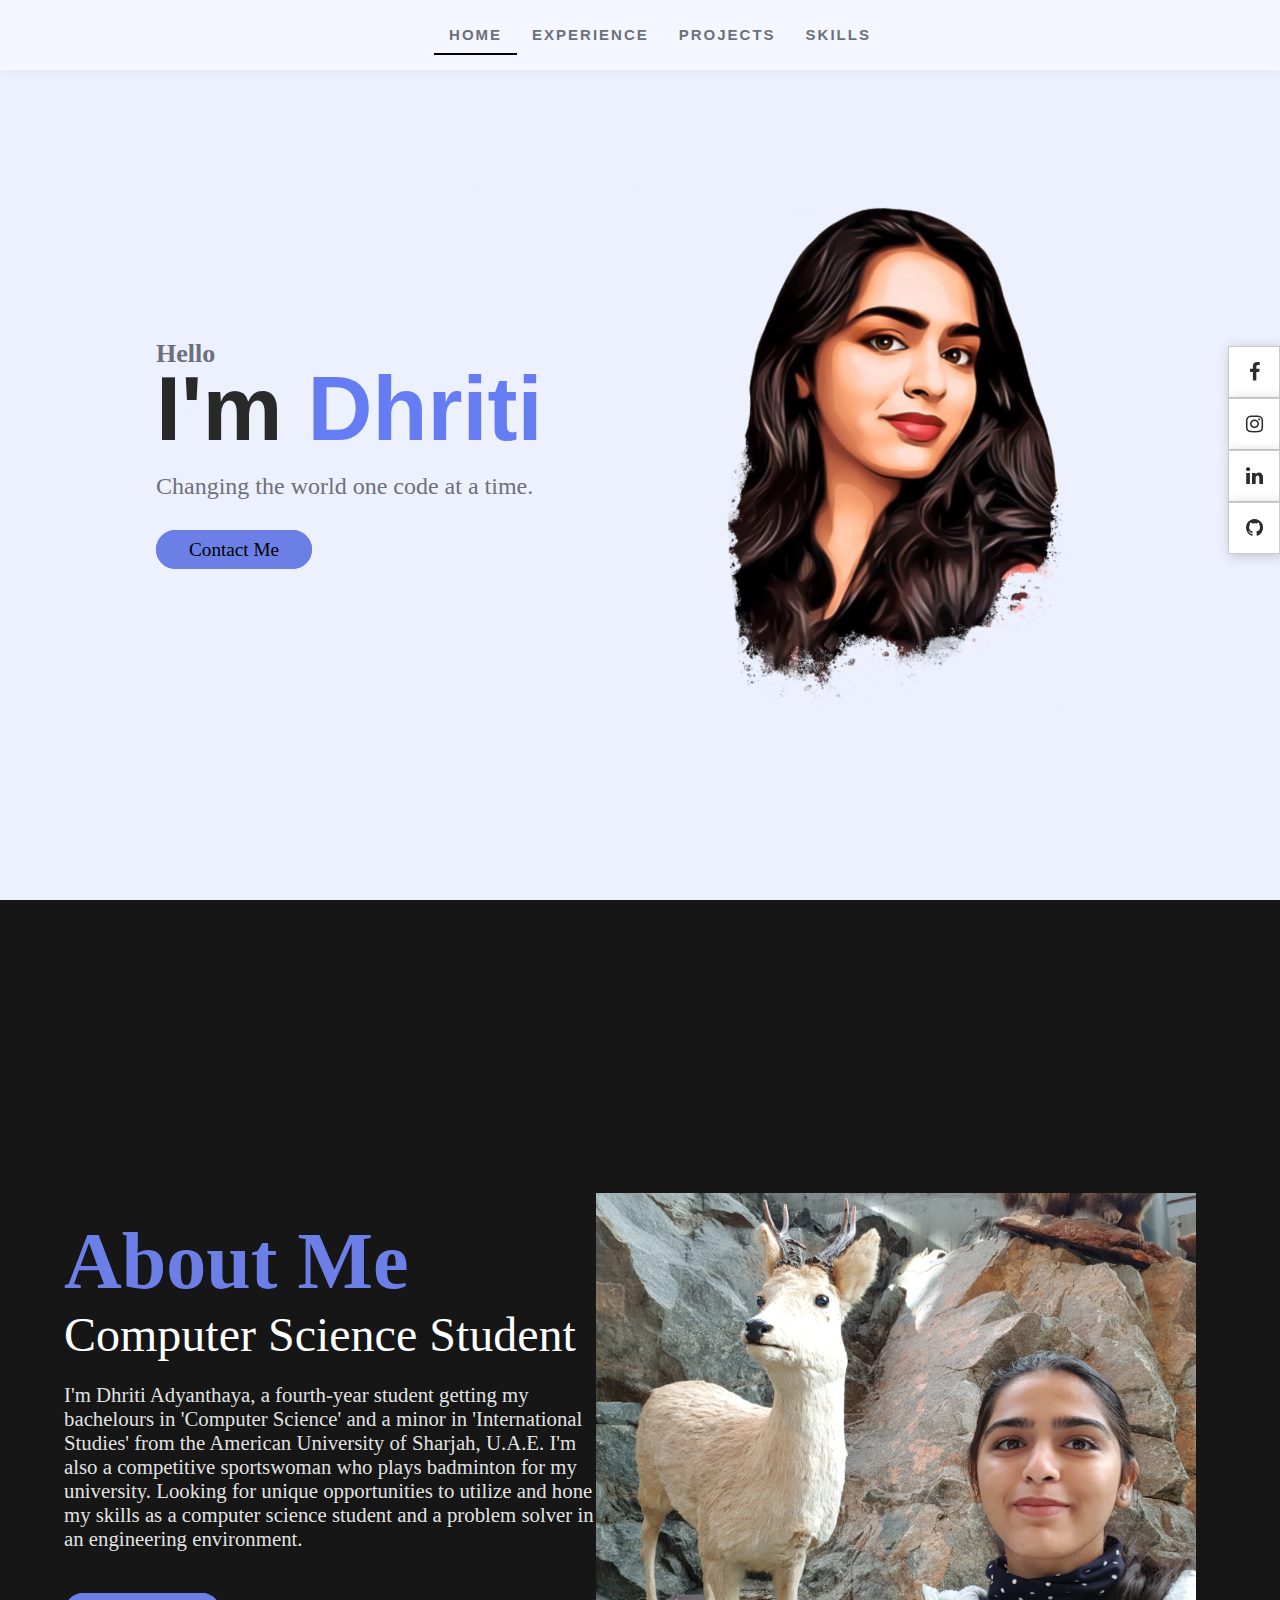
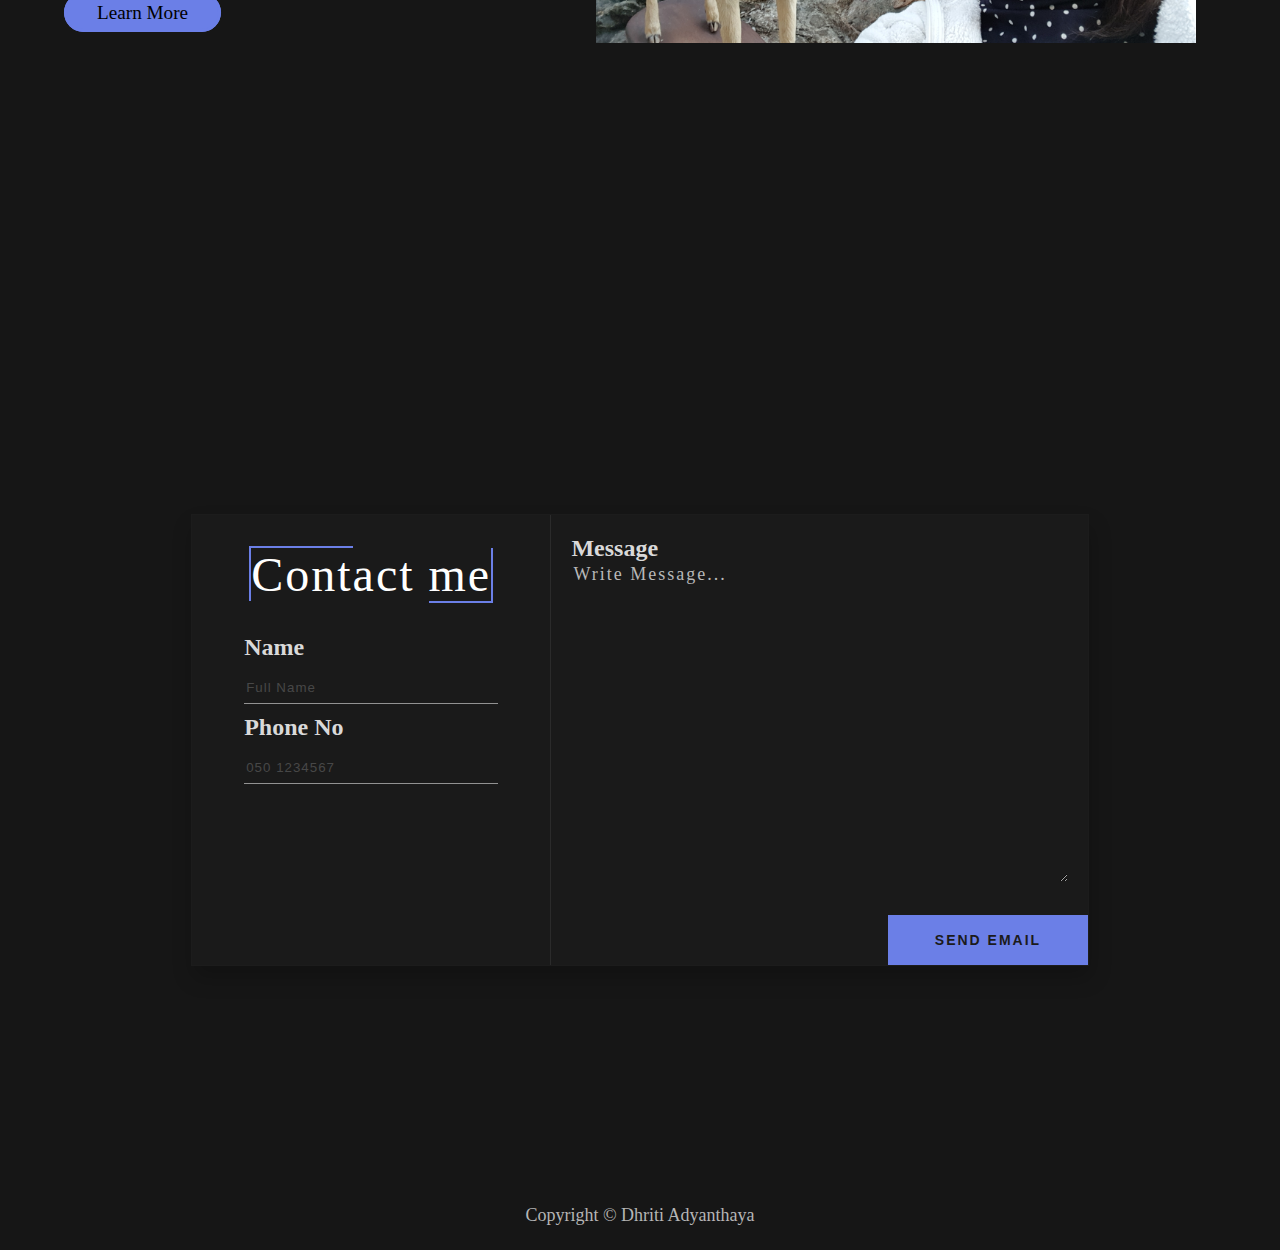
<file: index.html>
<!DOCTYPE html>
<html lang="en">
<head>
<meta charset="utf-8">
<title>Home</title>
<meta http-equiv="X-UA-Compatible" content="IE-edge">
<meta name="viewport" content="width=device-width, initial-scale=1.0">
<!--title-icon--------->
<link rel="stylesheet" href="https://cdnjs.cloudflare.com/ajax/libs/font-awesome/4.7.0/css/font-awesome.min.css">
<link rel="stylesheet" type="text/css" href="base.css"/>
<link rel="stylesheet" type="text/css" href="home.css"/>
</head>


<body>
 <section id="main">
    
 <!--navigation-------------------------------->
 <nav>
<div></div>
 <!--menu--------->
 <div class="toggle"></div>
 <ul class="menu">
 <li class="active"><a href="#" >Home</a></li> 
 <li><a href="experience.html">Experience</a></li> 
 <li><a href="projects.html">Projects</a></li> 
 <li><a href="skills.html">Skills</a></li>  
 </ul>
 <div></div>

 </nav>
 <!--name--------------------------->
 <div class="name">

 <h2 style="font-size: 26px; color: #6c707c;">Hello</h2>

 <h1>I'm <mark class="purple">Dhriti</mark></h1>

 <p class="details">Changing the world one code at a time.</p>

 <element class="about-text">
   <a class="button" href="#contact-form">Contact Me</a>
 </element>
 </div>


 
 </section>
 <!--about----------------------->
  <section id="about">
 <!--text---------------------->
 <div class="about-text">
 <h1>About Me</h1>
 <h2>Computer Science Student</h2>
 <p>I'm Dhriti Adyanthaya, a fourth-year student getting my bachelours in 'Computer Science' and a minor in 'International Studies' from the American University of Sharjah, U.A.E. I'm also a competitive sportswoman who plays badminton for my university. Looking for unique opportunities to utilize and hone my skills as a computer science student and a problem solver in an engineering environment.</p>
 <a class="button" href="experience.html">Learn More</a>
 </div>
 <!--about-model----------------->
 <div class="about-model">
 <img alt="model" src="dhriti2.jpg"/> 
 </div>
 
 
 </section>

 <!--contact-form------------------->
 <section id="contact-form">
 <form action="mailto:dhritiadyanthaya14@gmail.com"
    method="POST"
    enctype="text/plain">
 <!--left--------------------------------------->
 <div class="contact-left">
 <h1 class="c-l-heading"> <font style="border-top: 2px solid #6b7fe7; border-left: 2px solid #6b7fe7;">Cont</font>act <font style="border-bottom: 2px solid #6b7fe7;border-right: 2px solid #6b7fe7;">me</font></h1>
 <!--name-------->
 <div class="f-name">
 <h2 style="color: #d9d9d9;">Name</h2>
 <input type="text" name="Name" placeholder="Full Name"/>
 </div>
 <!--email-------->
 <div class="f-number">
 <h2 style="color: #d9d9d9;" >Phone No</h2>
 <input type="text" name="Contact Number" placeholder="050 1234567"/>
 </div>
 </div>
 <!--right------------------------------------------->
 <div class="contact-right">
 <!--message-------->
 <div class="message">
 <h2 style="color: #d9d9d9;">Message</h2>
 <textarea name="message" rows="5" cols="20" placeholder="Write Message..."></textarea>
 </div>
 <!--submit-btn------------>
<input type="submit" value="Send Email">
 </div>
  
 </form>
 
 </section>

 <footer>
   <!--copyright-->
   <p class="copyright">Copyright &copy; Dhriti Adyanthaya</p>

</footer>

<div class="social">
	<a href="https://www.facebook.com/dhriti.adyanthaya"><i class="fa fa-facebook-f"></i></a>
   <a href="https://www.instagram.com/dhritix1999/"><i class="fa fa-instagram"></i></a>
   <a href="https://www.linkedin.com/in/dhriti-adyanthaya-9b5277122/"><i class="fa fa-linkedin"></i></a>
	<a href="https://github.com/dhritix1999"><i class="fa fa-github"></i></a>
	</div>
 
</body>
</html>
</file>
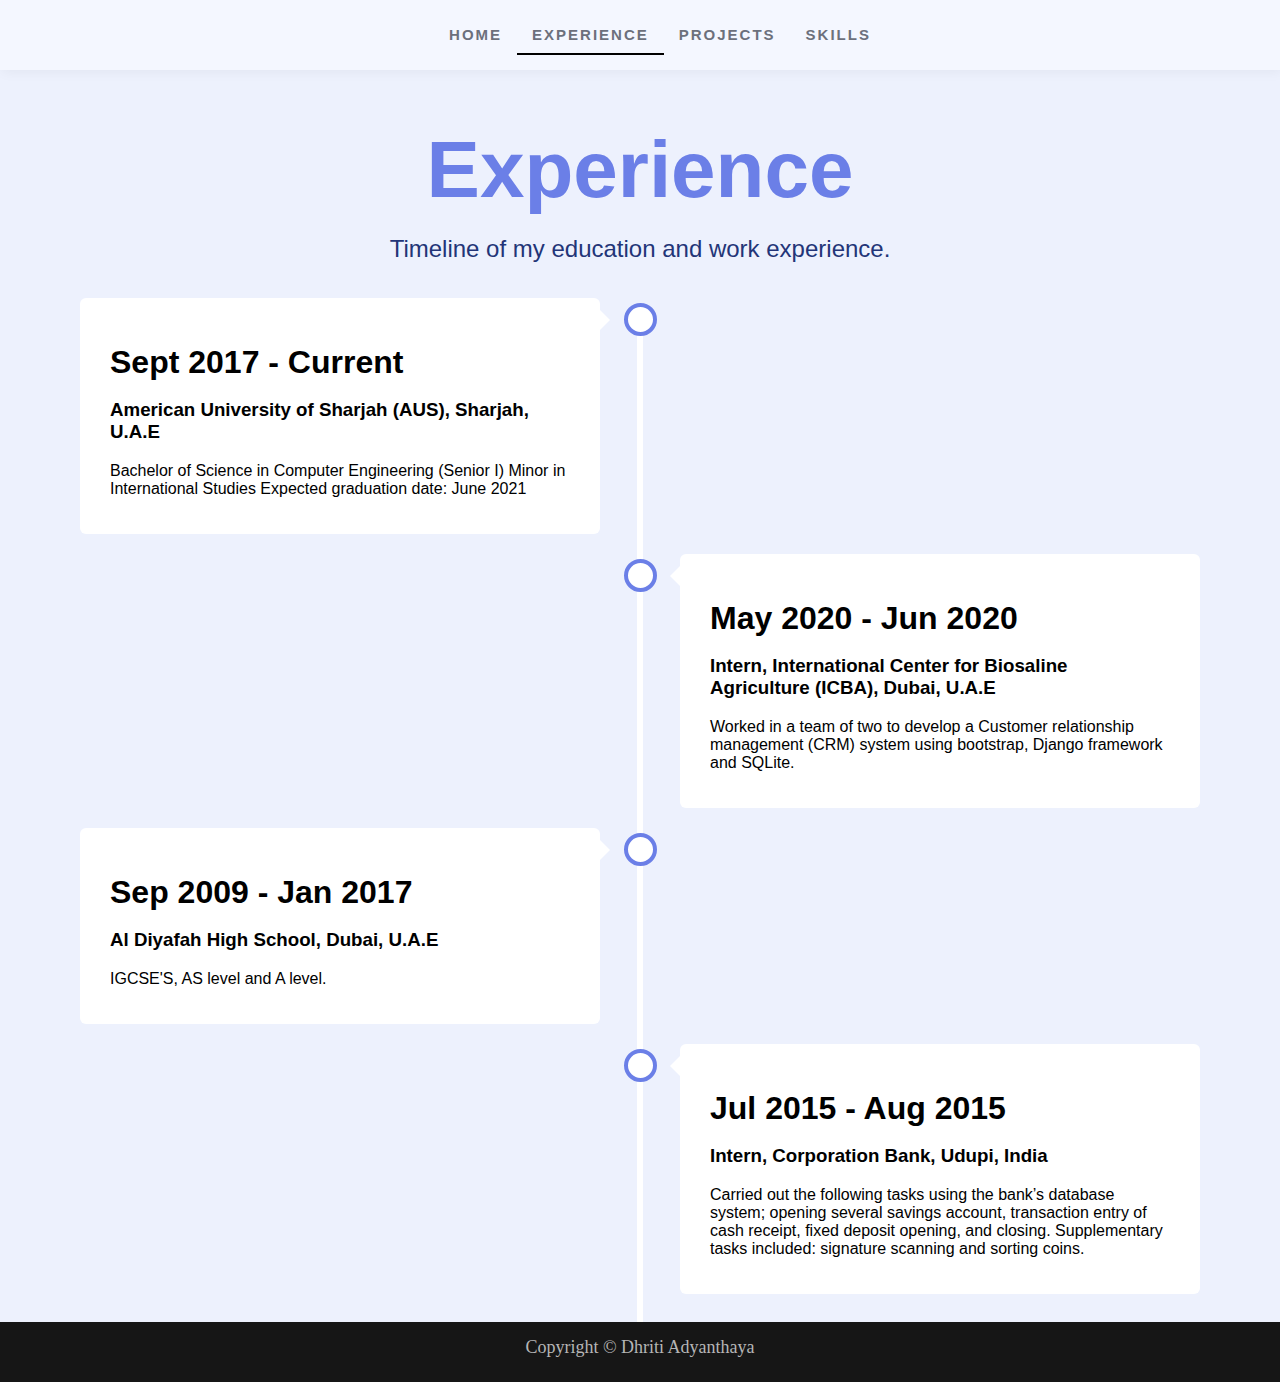
<file: experience.html>
<!--doctype html-->
<html>
<head>
<meta charset="utf-8">
<title>Experience</title>
<meta http-equiv="X-UA-Compatible" content="IE-edge">
<meta name="viewport" content="width=device-width, initial-scale=1.0">
<!--title-icon--------->
<link rel="stylesheet" href="https://cdnjs.cloudflare.com/ajax/libs/font-awesome/4.7.0/css/font-awesome.min.css">
<link rel="stylesheet" type="text/css" href="base.css"/>
<link rel="stylesheet" type="text/css" href="experience.css"/>
</head>


<body>
    
 <!--navigation-------------------------------->
 <nav>
<div></div>
 <!--menu--------->
 <div class="toggle"></div>
 <ul class="menu">
 <li><a href="index.html" >Home</a></li> 
 <li class="active"><a href="#">Experience</a></li> 
 <li><a href="projects.html">Projects</a></li> 
 <li><a href="skills.html">Skills</a></li>  
 </ul>
 <div></div>

 </nav>
 <!--name--------------------------->


<div class="experience-text">
<h1>Experience</h1>
<h2>Timeline of my education and work experience. </h2>
</div>

<br>



    <div class="timeline">
        <div class="container left">
            <div class="content">
                <h2>Sept 2017 - Current</h2>
                <h3>American University of Sharjah (AUS), Sharjah, U.A.E</h3>
                <p>Bachelor of Science in Computer Engineering (Senior I) Minor in International Studies
                    Expected graduation date: June 2021</p>
              </div>
        
        </div>
        <div class="container right">
            <div class="content">
                <h2>May 2020 - Jun 2020</h2>
                <h3>Intern, International Center for Biosaline Agriculture (ICBA), Dubai, U.A.E</h3>
                <p>Worked in a team of two to develop a Customer relationship management (CRM) system using bootstrap, Django framework and SQLite.</p>
              </div>
               
        </div>
        <div class="container left">
            <div class="content">
                <h2>Sep 2009 - Jan 2017</h2>
                <h3>Al Diyafah High School, Dubai, U.A.E</h3>
                <p>IGCSE'S, AS level and A level.</p>
              </div>
        </div>
        <div class="container right">
            <div class="content">
                <h2>Jul 2015 - Aug 2015</h2>
                <h3>Intern, Corporation Bank, Udupi, India</h3>
                <p>Carried out the following tasks using the bank’s database system; opening several savings account, transaction entry of cash receipt, fixed deposit opening, and closing.
                    Supplementary tasks included: signature scanning and sorting coins.</p>
              </div>
        </div>
      </div>
      <br>
    
   

 <footer>
   <!--copyright-->
   <p class="copyright">Copyright &copy; Dhriti Adyanthaya</p>

</footer>


</body>
</html>
</file>
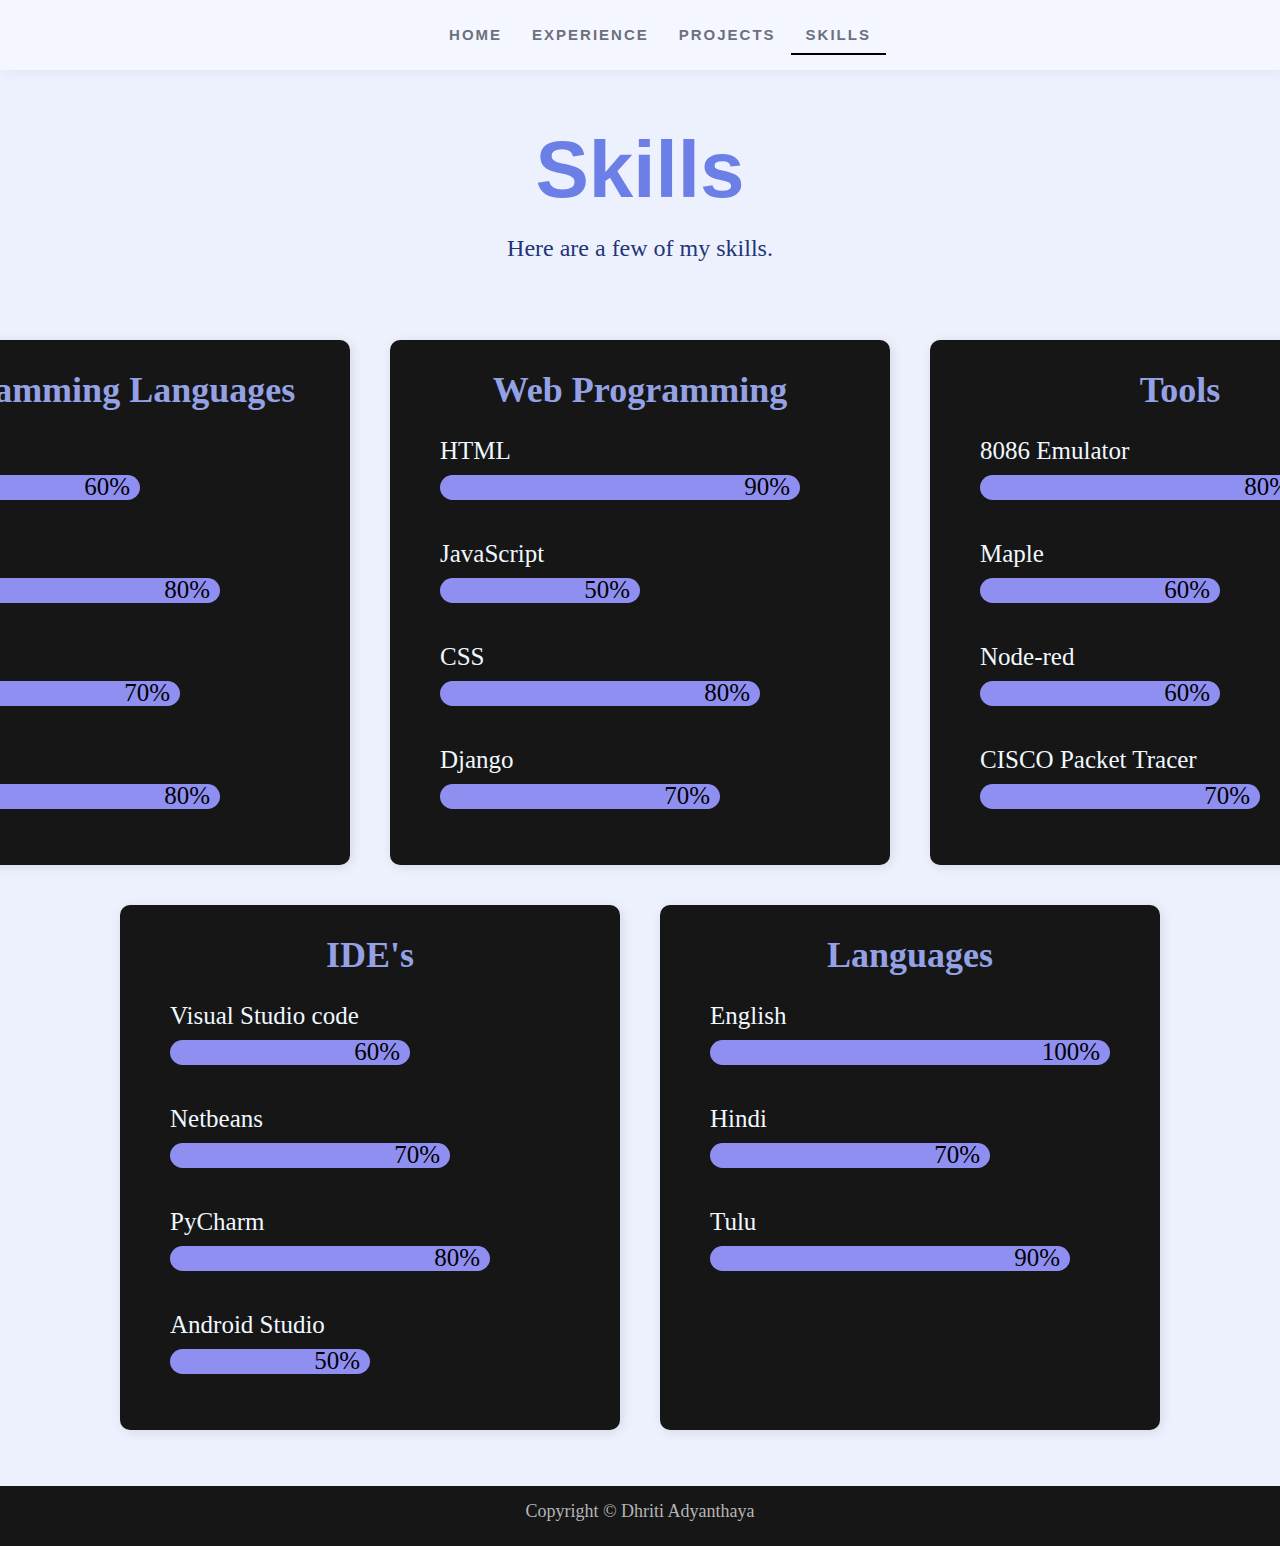
<file: skills.html>
<!DOCTYPE html>
<html lang="en">
<head>
<meta charset="utf-8">
<title>Skills</title>
<meta http-equiv="X-UA-Compatible" content="IE-edge">
<meta name="viewport" content="width=device-width, initial-scale=1.0">
<!--title-icon--------->
<link rel="stylesheet" href="https://cdnjs.cloudflare.com/ajax/libs/font-awesome/4.7.0/css/font-awesome.min.css">
<link rel="stylesheet" type="text/css" href="base.css"/>
<link rel="stylesheet" type="text/css" href="skill.css"/>
</head>


<body>
    
 <!--navigation-->
 <nav>
<div></div>
 <!--menu--------->
 <div class="toggle"></div>
 <ul class="menu">
 <li><a href="index.html" >Home</a></li> 
 <li><a href="experience.html">Experience</a></li> 
 <li><a href="projects.html">Projects</a></li> 
 <li class="active"><a href="#">Skills</a></li>  
 </ul>
 <div></div>

 </nav>


<div class="project-text">
<h1>Skills</h1>
<h2>Here are a few of my skills. </h2>
</div>




 <section id="services">
    <!--container--------->
    <div class="b-container">
    <!--box-1---->
            <div class="s-box">
   
            <div class="skills">
                <h2>Programming Languages</h2>
            </div>
            <!--text------>
            <div class="skills-area">
                <div class="skill">
                  <div class="skill-title">C++</div>
                  <div class="skill-bar"></div>
                  <div class="h-60 skill-fill">
                    <span class="skill-percent">60%</span>
                  </div>
                </div>
                <div class="skill">
                  <div class="skill-title">Java</div>
                  <div class="skill-bar"></div>
                  <div class="h-80 skill-fill">
                    <span class="skill-percent">80%</span>
                  </div>
                </div>
                <div class="skill">
                  <div class="skill-title">Python</div>
                  <div class="skill-bar"></div>
                  <div class="h-70 skill-fill">
                    <span class="skill-percent">70%</span>
                  </div>
                </div>
                <div class="skill">
                    <div class="skill-title">SQL</div>
                    <div class="skill-bar"></div>
                    <div class="h-80 skill-fill">
                      <span class="skill-percent">80%</span>
                    </div>
                  </div>
              </div>
          
            </div>

 <!--box-2---->

                <div class="s-box">
   
                    <div class="skills">
                        <h2>Web Programming</h2>
                    </div>
                    <!--text------>
                    <div class="skills-area">
                        <div class="skill">
                          <div class="skill-title">HTML</div>
                          <div class="skill-bar"></div>
                          <div class="h-90 skill-fill">
                            <span class="skill-percent">90%</span>
                          </div>
                        </div>
                        <div class="skill">
                          <div class="skill-title">JavaScript</div>
                          <div class="skill-bar"></div>
                          <div class="h-50 skill-fill">
                            <span class="skill-percent">50%</span>
                          </div>
                        </div>
                        <div class="skill">
                          <div class="skill-title">CSS</div>
                          <div class="skill-bar"></div>
                          <div class="h-80 skill-fill">
                            <span class="skill-percent">80%</span>
                          </div>
                        </div>
                        <div class="skill">
                            <div class="skill-title">Django</div>
                            <div class="skill-bar"></div>
                            <div class="h-70 skill-fill">
                              <span class="skill-percent">70%</span>
                            </div>
                          </div>
                      </div>
                  
                    </div>
    
         <!--box-3---->            
    <div class="s-box">
   
                <div class="skills">
                    <h2>Tools</h2>
                </div>
                <!--text------>
                <div class="skills-area">
                    <div class="skill">
                      <div class="skill-title">8086 Emulator</div>
                      <div class="skill-bar"></div>
                      <div class="h-80 skill-fill">
                        <span class="skill-percent">80%</span>
                      </div>
                    </div>
                    <div class="skill">
                      <div class="skill-title">Maple</div>
                      <div class="skill-bar"></div>
                      <div class="h-60 skill-fill">
                        <span class="skill-percent">60%</span>
                      </div>
                    </div>
                    <div class="skill">
                      <div class="skill-title">Node-red</div>
                      <div class="skill-bar"></div>
                      <div class="h-60 skill-fill">
                        <span class="skill-percent">60%</span>
                      </div>
                    </div>
                    <div class="skill">
                        <div class="skill-title">CISCO Packet Tracer</div>
                        <div class="skill-bar"></div>
                        <div class="h-70 skill-fill">
                          <span class="skill-percent">70%</span>
                        </div>
                      </div>
                  </div>
              
                </div>
        </div>

<!-- 2nd row -->

        <div class="b-container">
            <!--box-4---->
                    <div class="s-box">
           
                    <div class="skills">
                        <h2>IDE's</h2>
                    </div>
                    <!--text------>
                    <div class="skills-area">
                        <div class="skill">
                          <div class="skill-title">Visual Studio code</div>
                          <div class="skill-bar"></div>
                          <div class="h-60 skill-fill">
                            <span class="skill-percent">60%</span>
                          </div>
                        </div>
                        <div class="skill">
                            <div class="skill-title">Netbeans</div>
                            <div class="skill-bar"></div>
                            <div class="h-70 skill-fill">
                              <span class="skill-percent">70%</span>
                            </div>
                          </div>
                        <div class="skill">
                          <div class="skill-title">PyCharm</div>
                          <div class="skill-bar"></div>
                          <div class="h-80 skill-fill">
                            <span class="skill-percent">80%</span>
                          </div>
                        </div>
                      
                        <div class="skill">
                            <div class="skill-title">Android Studio</div>
                            <div class="skill-bar"></div>
                            <div class="h-50 skill-fill">
                              <span class="skill-percent">50%</span>
                            </div>
                          </div>
                      </div>
                  
                    </div>
        
         <!--box-2---->
        
                        <div class="s-box">
           
                            <div class="skills">
                                <h2>Languages</h2>
                            </div>
                            <!--text------>
                            <div class="skills-area">
                                <div class="skill">
                                  <div class="skill-title">English</div>
                                  <div class="skill-bar"></div>
                                  <div class="h-100 skill-fill">
                                    <span class="skill-percent">100%</span>
                                  </div>
                                </div>
                                <div class="skill">
                                  <div class="skill-title">Hindi</div>
                                  <div class="skill-bar"></div>
                                  <div class="h-70 skill-fill">
                                    <span class="skill-percent">70%</span>
                                  </div>
                                </div>
                                <div class="skill">
                                  <div class="skill-title">Tulu</div>
                                  <div class="skill-bar"></div>
                                  <div class="h-90 skill-fill">
                                    <span class="skill-percent">90%</span>
                                  </div>
                                </div>
        
                              </div>
                          
                            </div>
            
            
                </div>

        <br>
        <br>
    </section>



 <footer>
   <!--copyright-->
   <p class="copyright">Copyright &copy; Dhriti Adyanthaya</p>

</footer>


</body>
</html>
</file>
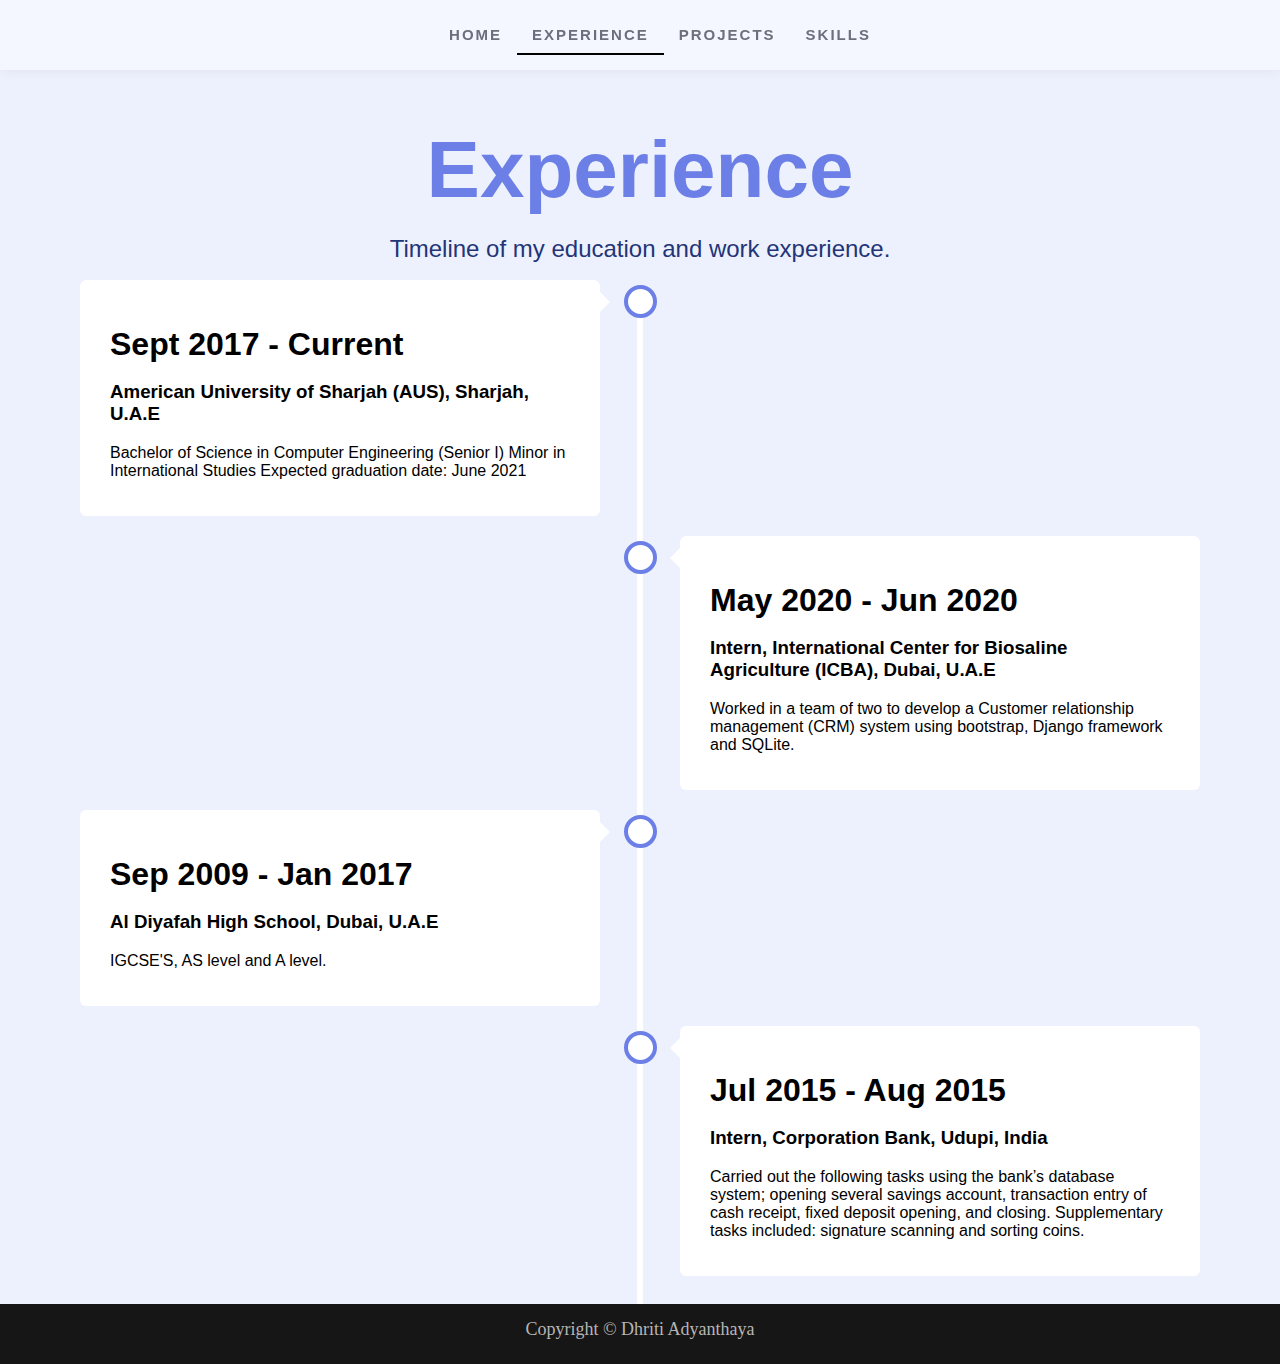
<file: pages/experience.html>
<!--doctype html-->
<html>
<head>
<meta charset="utf-8">
<title>Experience</title>
<meta http-equiv="X-UA-Compatible" content="IE-edge">
<meta name="viewport" content="width=device-width, initial-scale=1.0">
<!--title-icon--------->
<link rel="shortcut icon" href="images/icon.png">
<link rel="stylesheet" type="text/css" href="/stylings/base.css"/>
<link rel="stylesheet" type="text/css" href="/stylings/experience.css"/>
<link rel="stylesheet" href="https://cdnjs.cloudflare.com/ajax/libs/font-awesome/4.7.0/css/font-awesome.min.css">
</head>


<body>
    
 <!--navigation-------------------------------->
 <nav>
<div></div>
 <!--menu--------->
 <div class="toggle"></div>
 <ul class="menu">
 <li><a href="/index.html" >Home</a></li> 
 <li class="active"><a href="#">Experience</a></li> 
 <li><a href="/pages/projects.html">Projects</a></li> 
 <li><a href="/pages/skills.html">Skills</a></li>  
 </ul>
 <div></div>

 </nav>
 <!--name--------------------------->


<div class="experience-text">
<h1>Experience</h1>
<h2>Timeline of my education and work experience. </h2>
</div>





    <div class="timeline">
        <div class="container left">
            <div class="content">
                <h2>Sept 2017 - Current</h2>
                <h3>American University of Sharjah (AUS), Sharjah, U.A.E</h3>
                <p>Bachelor of Science in Computer Engineering (Senior I) Minor in International Studies
                    Expected graduation date: June 2021</p>
              </div>
        
        </div>
        <div class="container right">
            <div class="content">
                <h2>May 2020 - Jun 2020</h2>
                <h3>Intern, International Center for Biosaline Agriculture (ICBA), Dubai, U.A.E</h3>
                <p>Worked in a team of two to develop a Customer relationship management (CRM) system using bootstrap, Django framework and SQLite.</p>
              </div>
               
        </div>
        <div class="container left">
            <div class="content">
                <h2>Sep 2009 - Jan 2017</h2>
                <h3>Al Diyafah High School, Dubai, U.A.E</h3>
                <p>IGCSE'S, AS level and A level.</p>
              </div>
        </div>
        <div class="container right">
            <div class="content">
                <h2>Jul 2015 - Aug 2015</h2>
                <h3>Intern, Corporation Bank, Udupi, India</h3>
                <p>Carried out the following tasks using the bank’s database system; opening several savings account, transaction entry of cash receipt, fixed deposit opening, and closing.
                    Supplementary tasks included: signature scanning and sorting coins.</p>
              </div>
        </div>
      </div>
      <br>
    
   

 <footer>
   <!--copyright-->
   <p class="copyright">Copyright &copy; Dhriti Adyanthaya</p>

</footer>


</body>
</html>
</file>
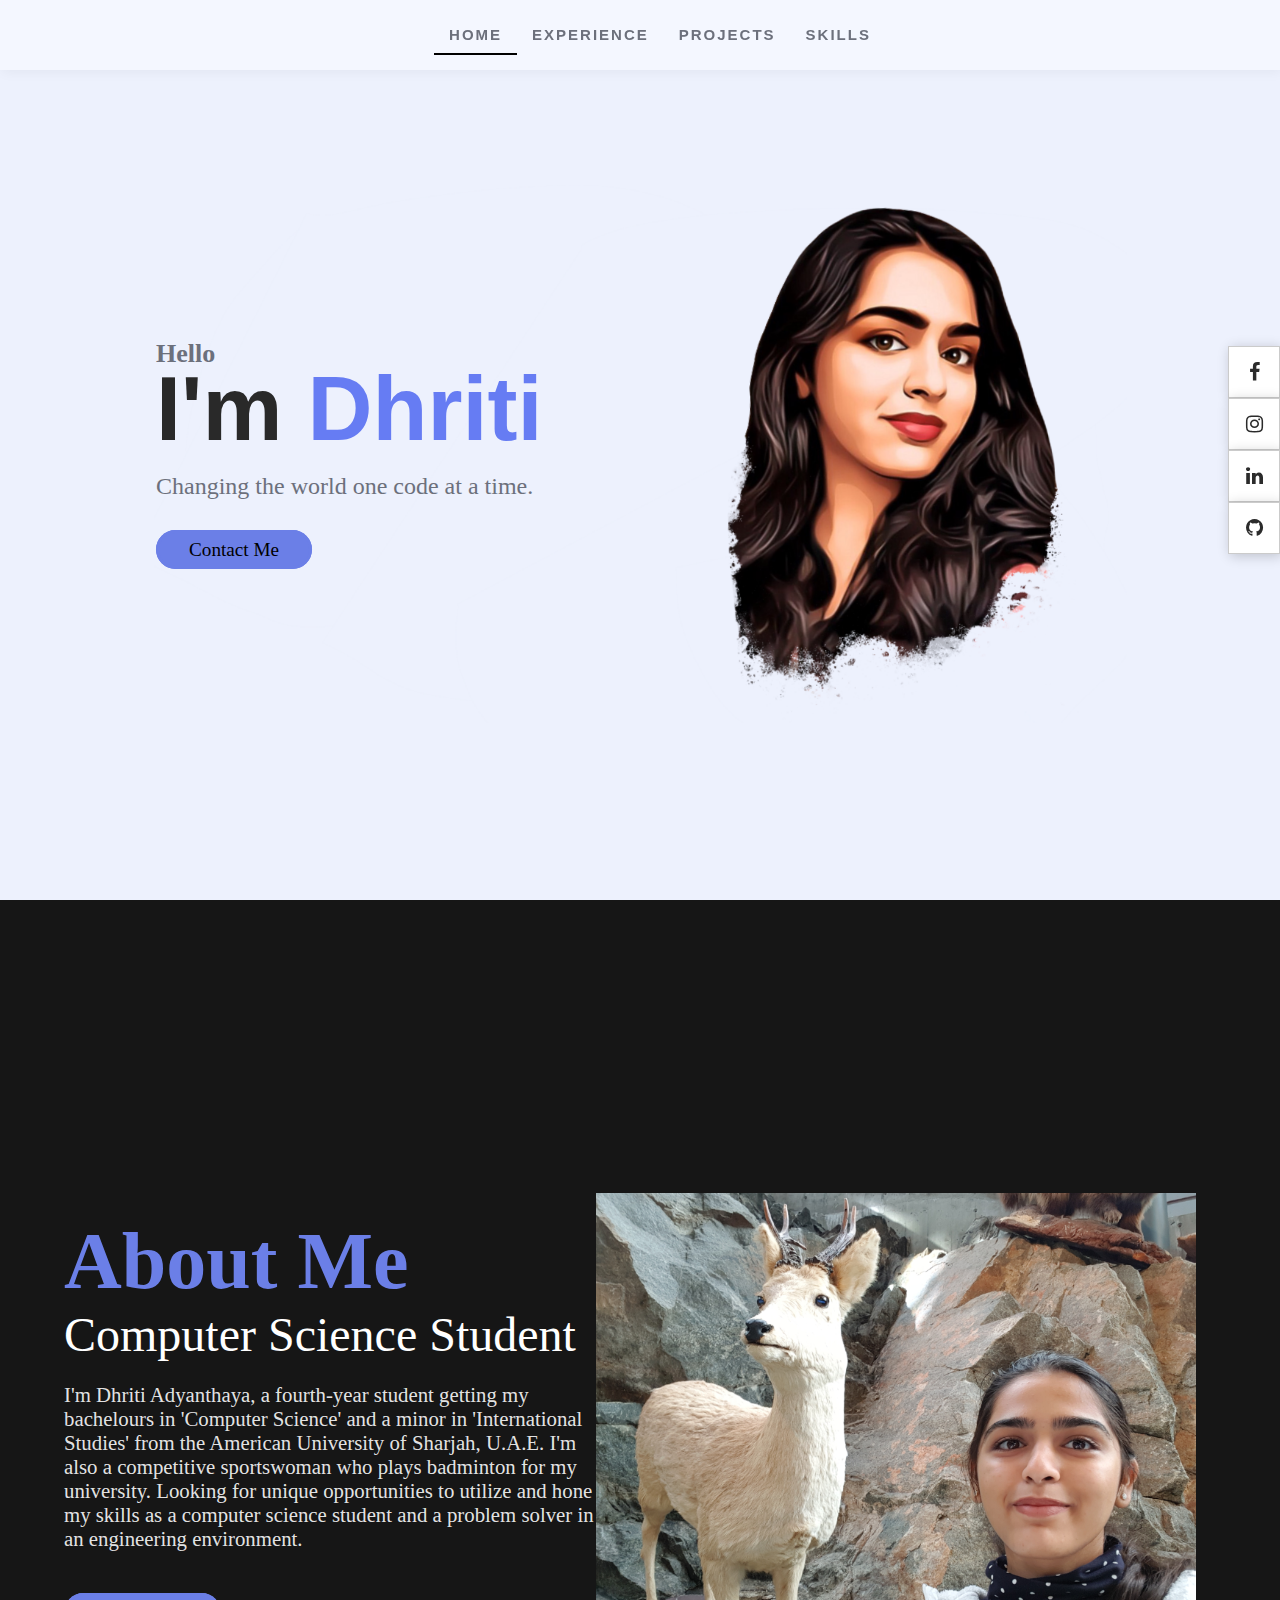
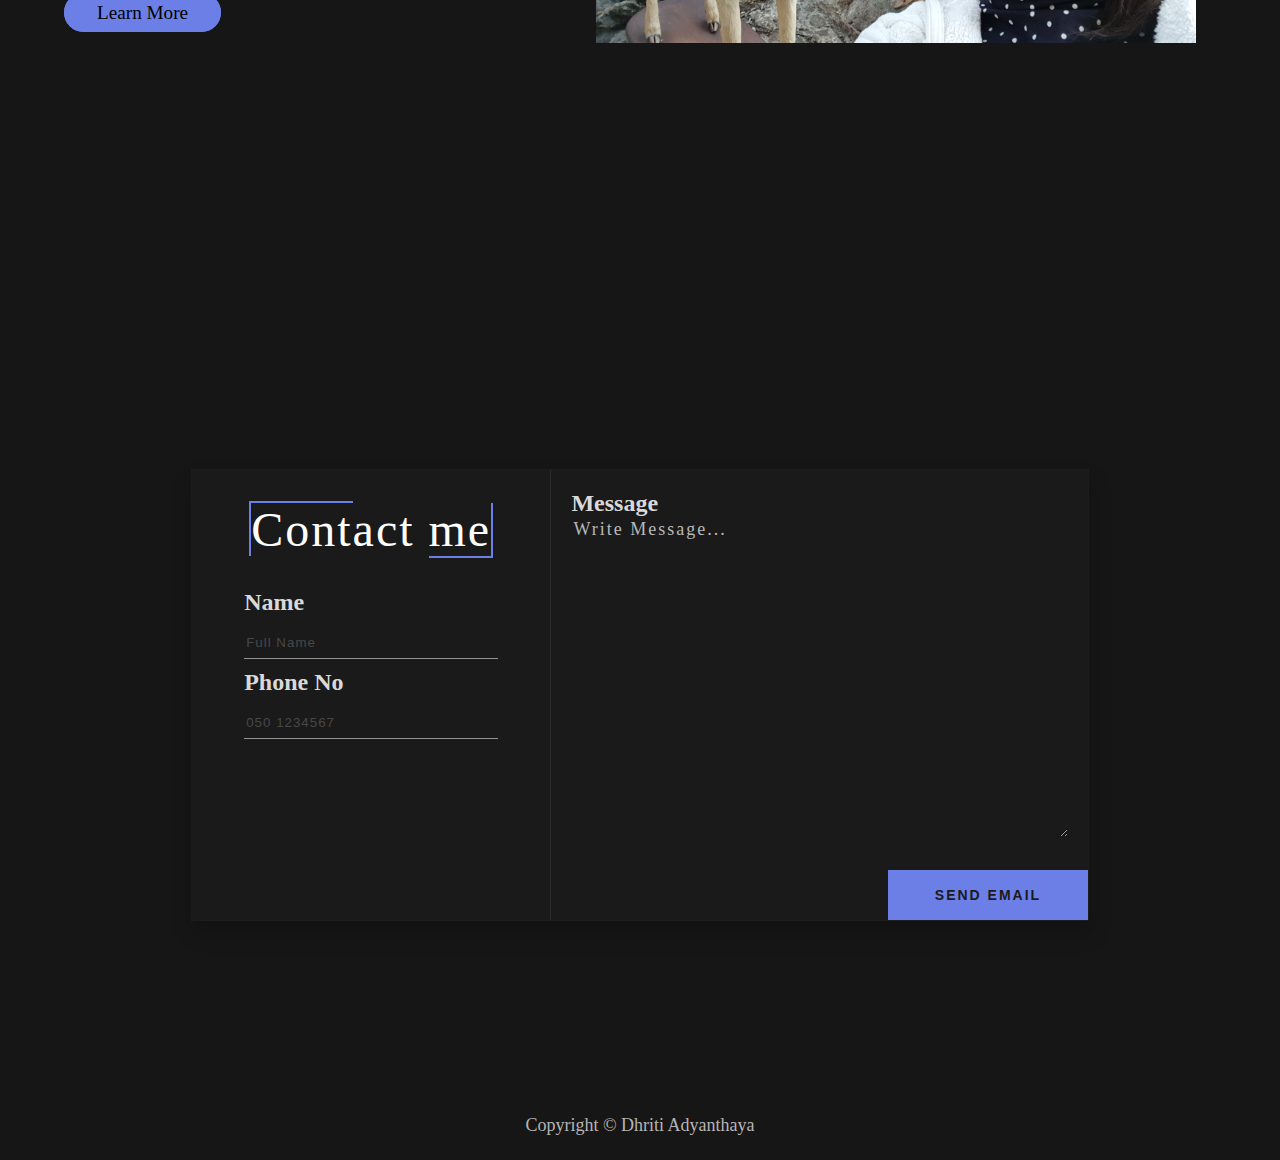
<file: pages/home.html>
<!DOCTYPE html>
<html lang="en">
<head>
<meta charset="utf-8">
<title>Home</title>
<meta http-equiv="X-UA-Compatible" content="IE-edge">
<meta name="viewport" content="width=device-width, initial-scale=1.0">
<!--title-icon--------->
<link rel="shortcut icon" href="images/icon.png">
<link rel="stylesheet" type="text/css" href="/stylings/base.css"/>
<link rel="stylesheet" type="text/css" href="/stylings/home.css"/>
<link rel="stylesheet" href="https://cdnjs.cloudflare.com/ajax/libs/font-awesome/4.7.0/css/font-awesome.min.css">
</head>


<body>
 <section id="main">
    
 <!--navigation-------------------------------->
 <nav>
<div></div>
 <!--menu--------->
 <div class="toggle"></div>
 <ul class="menu">
 <li class="active"><a href="#" >Home</a></li> 
 <li><a href="/pages/experience.html">Experience</a></li> 
 <li><a href="/pages/projects.html">Projects</a></li> 
 <li><a href="/pages/skills.html">Skills</a></li>  
 </ul>
 <div></div>

 </nav>
 <!--name--------------------------->
 <div class="name">

 <h2 style="font-size: 26px; color: #6c707c;">Hello</h2>

 <h1>I'm <mark class="purple">Dhriti</mark></h1>

 <p class="details">Changing the world one code at a time.</p>

 <element class="about-text">
   <a class="button" href="#contact-form">Contact Me</a>
 </element>
 </div>


 
 </section>
 <!--about----------------------->
  <section id="about">
 <!--text---------------------->
 <div class="about-text">
 <h1>About Me</h1>
 <h2>Computer Science Student</h2>
 <p>I'm Dhriti Adyanthaya, a fourth-year student getting my bachelours in 'Computer Science' and a minor in 'International Studies' from the American University of Sharjah, U.A.E. I'm also a competitive sportswoman who plays badminton for my university. Looking for unique opportunities to utilize and hone my skills as a computer science student and a problem solver in an engineering environment.</p>
 <a class="button" href="/pages/experience.html">Learn More</a>
 </div>
 <!--about-model----------------->
 <div class="about-model">
 <img alt="model" src="/images/dhriti2.jpg"/> 
 </div>
 
 
 </section>

 <!--contact-form------------------->
 <section id="contact-form">
 <form action="mailto:dhritiadyanthaya14@gmail.com"
    method="POST"
    enctype="text/plain">
 <!--left--------------------------------------->
 <div class="contact-left">
 <h1 class="c-l-heading"> <font style="border-top: 2px solid #6b7fe7; border-left: 2px solid #6b7fe7;">Cont</font>act <font style="border-bottom: 2px solid #6b7fe7;border-right: 2px solid #6b7fe7;">me</font></h1>
 <!--name-------->
 <div class="f-name">
 <h2 style="color: #d9d9d9;">Name</h2>
 <input type="text" name="Name" placeholder="Full Name"/>
 </div>
 <!--email-------->
 <div class="f-number">
 <h2 style="color: #d9d9d9;" >Phone No</h2>
 <input type="text" name="Contact Number" placeholder="050 1234567"/>
 </div>
 </div>
 <!--right------------------------------------------->
 <div class="contact-right">
 <!--message-------->
 <div class="message">
 <h2 style="color: #d9d9d9;">Message</h2>
 <textarea name="message" rows="5" cols="20" placeholder="Write Message..."></textarea>
 </div>
 <!--submit-btn------------>
<input type="submit" value="Send Email">
 </div>
  
 </form>
 
 </section>

 <footer>
   <!--copyright-->
   <p class="copyright">Copyright &copy; Dhriti Adyanthaya</p>

</footer>

<div class="social">
	<a href="https://www.facebook.com/dhriti.adyanthaya"><i class="fa fa-facebook-f"></i></a>
   <a href="https://www.instagram.com/dhritix1999/"><i class="fa fa-instagram"></i></a>
   <a href="https://www.linkedin.com/in/dhriti-adyanthaya-9b5277122/"><i class="fa fa-linkedin"></i></a>
	<a href="https://github.com/dhritix1999"><i class="fa fa-github"></i></a>
	</div>
 
</body>
</html>
</file>
<file: base.css>
@charset "utf-8";
/* CSS Document */
body{
 margin:0px;
 padding:0px;
 background-color:#161616; 
}
ul{
 list-style:none;
}
a{
 text-decoration:none;
}

mark.purple{
  color: #667cf3;
  background: none;
}

nav{
 display:flex;
 justify-content: space-between;
 align-items: center;
 margin-left: auto;
 text-transform: uppercase;
 font-weight: 600;
 letter-spacing: 2px;
 font-family: calibri;
 position: absolute;
 top: 0;
 left: 0;
 width:100%;
 box-sizing: border-box;
 padding: 10px 50px;
 background-color:#F4F7FF;
 box-shadow:2px 2px 12px rgba(0,0,0,0.05); 
 z-index: 1;
}
 
.menu{
 display: flex;
}
.menu li a{
 padding: 10px 15px;
 color:#6c707c;
 font-size: 15px;
 font-family:"Nunito", "Roboto", "Helvetica", "Arial", sans-serif;
 
}


.toggle{
 display:none;
}
.active a{
  border-bottom: 2px solid black;
}


.menu li a:hover{
 color: black!important;
 border-bottom: 2px solid bl;
 font-weight: bold;
 font-size: 18px;
 transition: all ease 0.4s;
}








footer p{
  font-family: calibri;
 }
 footer{
  height:60px;
  display: flex;
  flex-direction: column;
  align-items: center;
  justify-content: center;
  position: relative;
  background-color:#161616;
 }
 
 .copyright{
   font-size: 18px;
   color:#b5b5b5;
   padding-bottom: 10px;
 }




@media(max-width:600px){
 .p-container{
  grid-template-columns:1fr ;
  grid-template-rows: auto;}
 .c-b-heading{
  font-size: 1.2rem;
  text-align: center;
  margin: 0px 10%;
 }
 .name{
  width:60%;
 }
 
 
 .black-line{
  margin-bottom: 20px;
 }
 .social{
  left: 30px;
  transform: translateX(-10px);
 }

 .nav{
   float: none;
   display: block;
 }
}
@media(max-width:400px){
 .s-box{
  width: 100%;
  height:400px;
 }
}

@media(max-width:1190px){
  #main{
   background-size: 1150px !important;
   
  }
  .name{
   left: 10%;
   top: 50%;
   transform: translate(-10%,-50%);
  }
  .about-model img{
   height:400px;
  }
  #services{
   height:auto;
  }
  .b-container{
   flex-wrap: wrap;
  }
  .s-box{
   flex-grow: 1;
  }
  .s-b-img img{
   object-fit:cover;
  }
  #contact-form form{
   width:95% !important;
  }
  
 }
 @media(max-width:970px){
  #main{
   background-image: none !important;
   
  }
  .name{
   left: 50%;
   top: 50%;
   transform: translate(-50%,-50%);
  }
  .about-model{
   display: none;
  }
  #about{
   justify-content: center;
   padding-top: 0px;
  }
  .about-text{
   width: 90%;
  }
  .about-text h1{
   font-size:4rem;
  }
  
  .p-container{
   width:100%;
  
  }
  
 }
 @media(max-width:900px){
  .toggle{
    display:block;
   }
   .toggle:before{
  content:'\f0c9';
  font-family: fontAwesome;
  line-height: 0px;
    margin-left:-30px;
 }
   .toggle.active:before{
  content:'\f00d' !important;
  
   }
  nav{
   padding:10px 30px;
  }
  
  nav ul{
   position:absolute; 
   width: 100%;
   height:auto;
   box-sizing:border-box;
   background-color:#0F0F0F;
   top: 50px;
   left: 0;
   transition: 0.5s;
   overflow: hidden;
   display: none !important;
   border:3px solid #1F1F1F;
  }
  
   nav ul li a{
   border-bottom: 1px solid rgba(255,255,255,0.10) ;
   color:#ffffff !important;
   width: 100%;
   height: 50px;
   display: flex;
   justify-content: center;
   align-items: center;
   margin: 0px !important;
   padding: 0px !important;
  }
   nav ul{
    padding:0px;
    margin:0px;
   }
  
   .active-menu {
   display: block !important;
  }
  
   nav ul li a:hover{
    background-color:rgba(27,29,32,0.15);
  
    }
  
  
  .p-container{
   grid-template-columns:1fr 1fr;
  grid-template-rows:auto;
  grid-gap: 10px;
   height: auto;
  }
  .c-b-heading{
   font-size: 1.4rem;
   text-align: center;
  }
  #contact-form{
   padding: 20px;
   height: auto;
   box-sizing: border-box;
  }
  
  
  #contact-form form {
   flex-direction: column;
   height:auto;
   padding: 20px;
   width:90% !important;
  
  }
  .contact-left,.contact-right{
   width:100%;
   border: none;
  }
  .f-name,.f-number{
   width: 100%;
  
  }
  .f-name input,.f-number input{
   width:100%;
   border: none;
   background-color: #262626 !important;
   padding: 10px;
   box-sizing: border-box;
   height: 40px;
   
  }
  textarea{
   background-color: #262626 !important;
   margin: 10px 0px;
   padding: 10px;
   height: 200px !important;
   width:100% !important;
  }
  .message{
   margin:0px;
  }
  #contact-form form h1{
   margin:5px 0px;
  }
  
  
 }
</file>
<file: home.css>
@charset "utf-8";
#main{
    padding:30px 50px;
    position:relative;
    width:100%;
    height: 100vh;
    box-sizing: border-box;
    background-position:center;
    background-repeat: no-repeat;
    background-size: 76%;
   background-image: url("main-dhriti.png");
    background-color: #edf1fd;
   }

.name{
    font-family: calibri;
    width: 500px;
    position: absolute;
    left: 20%;
    top: 50%;
    transform: translate(-20%,-50%);
   }
   .name p:nth-child(1),.name .details{
    color:#6c707c;
    font-size: 24px;
    padding-bottom: 15px;
   }
   .name h1{
     font-family: "Roboto", "Helvetica", "Arial", sans-serif;;
     font-size: 90px;
    margin:0px;
    color:#292929;
    padding: 0px;
    line-height: 80px;
   }
   
   
   
   #about{
    width:100%;
    height: 110vh;
    background-color:#161616;
    background-image: url(galaxy-background.jpg);
    background-attachment: fixed;
    box-sizing: border-box;
    display: flex;
    align-items: center;
    justify-content: space-between;
    padding: 50px 5% 0px 5%;
    position: relative;
   }
   .about-text{
    font-family: calibri;
    width: 50%;
   }
   .about-text h1{
    font-size: 5rem;
    color:#6b7fe7;
   }
   .about-text h2{
    font-size: 3rem;
    color:#FFFFFF;
    font-weight: 400;
   }
   .about-text h1,h2{
    margin: 0px;
    padding: 0px;
   }
   .about-text p{
    font-size: 1.3rem;
    color:rgba(255,255,255,0.90);
    padding-bottom: 30px;
    
   }
   a.button{
    border-radius: 20px;
    border-style: solid;
    padding: 6px 30px;
    cursor: pointer;
    display: inline;
    text-align: center;
    text-decoration: none;
    background-color:#6b7fe7;
    border-color:#6b7fe7 ;
    font-size: larger;
    color: black;
   }
   a.button:hover{
    background-color: #edf1fd;
    transition: all ease 0.3s;
   
   }
   
   .about-model img{
     width: 600px;
     padding-right: 20px;
   }
   
   
   
   
   #contact-form{
    width: 100%;
    height: 100vh;
    display: flex;
    justify-content: center;
    align-items: center;
    
   }
   #contact-form form{
    display: flex;
    width: 70%;
    height: 50vh;
    background-color: #1A1A1A;
    box-shadow: 2px 12px 20px rgba(0,0,0,0.2);
    border: 1px solid rgba(255,255,255,0.01)
   }
    
   .contact-left{
    width: 40%;
    height: 100%;
    display: flex;
    flex-direction: column;
    align-items: center;
   }
   .contact-right{
    width: 60%;
    height: 100%;
    box-sizing: border-box;
    display: flex;
    flex-direction: column;
    justify-content: space-between;
    border-left: 1px solid rgba(255,255,255,0.08);
   }
   input[type=submit]{
    width: 200px;
    height: 50px;
    background-color: #6b7fe7;
    cursor: pointer;
    font-weight: bold;
    outline: none;
    border: none;
    margin-left: auto;
    color:#1B1B1B;
    font-size: 14px;
    text-transform: uppercase;
    letter-spacing: 2px;
    
   }
   .c-l-heading{
    font-family: calibri;
    color:#FFFFFF;
    font-size: 3rem;
    letter-spacing: 2px;
    font-weight: 400;
    
   }
   .f-name,.f-number{
    display: flex;
    flex-direction: column;
    font-family: calibri;
    
   }
   .f-name font,.f-number font{
    color:#BFBFBF;
    font-size: 22px;
   }
   .f-name input,.f-number input{
    height: 30px;
    width:250px;
    border: none;
    outline: none;
    background-color:transparent;
    border-bottom: 1px solid #929292;
    color:#FFFFFF;
    margin: 10px 0px;
   }
   .f-number input::placeholder,
   .f-name input::placeholder{
    opacity: 0.5;
    letter-spacing: 1px;
   }
   .f-number input:focus,
   .f-name input:focus{
    border-bottom: 1px solid #17d1ac;
    transition: all ease 0.5s;
   }.message font{
    font-size: 18px;
    color:#4E4E4E;
    font-family: calibri;
    
   }
   .message{
    margin: 20px;
   }
   .contact-right textarea{
    width: 100% !important;
    height: 320px !important;
    border: none;
    outline: none;
    background-color:transparent;
    box-sizing: border-box;
    color:#EBEBEB;
    font-size: 16px;
   }
   .contact-right textarea::placeholder{
    color:#b8b8b8;
    font-size: 18px;
    letter-spacing: 2px;
    font-family: calibri;
   }
   .contact-right button:active{
    transform: scale(1.04);
    transition: all ease 0.1s;
   }

   
   
 .social-icons a{
    width:40px;
    height:40px;
    display: flex;
    justify-content: center;
    align-items: center;
    background-color:#e6e3e3;
    margin:20px 10px;
    border-radius:50%;
   }
   .social-icons{
    display: flex;
    
   }
   .social-icons i,.social i{
    color:#000000;
   }
   .social-icons a:hover{
    background-color:#000000;
    box-shadow:2px 2px 12px rgba(0,0,0,0.2);
    transition:all ease 0.5s;
   }
   .social-icons a:hover i,
   .social a:hover i{
    color:#FFFFFF;
    transition:all ease 0.5s;
   }
  
   .social{
    position: fixed;
    top:50%;
    right:0px;
    transform:translateY(-50%);
   }
   .social a{
    display: flex;
    justify-content: center;
    align-items: center;
    width:50px;
    height:50px;
    margin:0px;
    padding: 0px;
    line-height:0px;
    background-color:#FFFFFF;
    border:1px solid #CBCBCB;
    box-shadow:2px 2px 12px rgba(0,0,0,0.2);
   }
   .social a:hover{
    background-color:#000000;
    transition:all ease 0.5s;
   }
   .social i{
    font-size:20px;
    color:#2B2B2B;
   }
</file>
<file: experience.css>
@charset "utf-8";


h1 {
  display: block;
  font-size: 2em;
  margin-block-start: 0.3em;
  margin-block-end: 0em;}

  h2 {
    display: block;
    font-size: 2em;
    margin-block-start: 0.8em;
    margin-block-end: 0.3em;}

   .experience-text{
    margin: auto;
    width: 50%;
    height: 30vh;
    background-color:#edf1fd;
    padding-top: 100px;
  
   }
   .experience-text h1{
    font-size: 5rem;
    color:#6b7fe7;
    text-align: center;
    font-family: 'Gill Sans', 'Gill Sans MT', Calibri, 'Trebuchet MS', sans-serif;

   }
   .experience-text h2{
    text-align: center;
    font-size: 1.5rem;
    color: rgb(35 53 120);
    font-weight: 400;
   }
 

* {
    box-sizing: border-box;
  }
  
  body {
    background-color: #edf1fd;
    font-family: Helvetica, sans-serif;
  }
  
  /* The actual timeline (the vertical ruler) */
  .timeline {
    position: relative;
    max-width: 1200px;
    margin: 0 auto;
  }
  
  /* The actual timeline (the vertical ruler) */
  .timeline::after {
    content: '';
    position: absolute;
    width: 6px;
    background-color: white;
    top: 15;
    bottom: -25;
    left: 50%;
    margin-left: -3px;
  }
  
  /* Container around content */
  .container {
    padding: 10px 40px;
    position: relative;
    background-color: inherit;
    width: 50%;
  }
  
  /* The circles on the timeline */
  .container::after {
    content: '';
    position: absolute;
    width: 25px;
    height: 25px;
    right: -17px;
    background-color: white;
    border: 4px solid #6b7fe7;
    top: 15px;
    border-radius: 50%;
    z-index: 1;
  }
  
  /* Place the container to the left */
  .left {
    left: 0;
  }
  
  /* Place the container to the right */
  .right {
    left: 50%;
  }
  
  /* Add arrows to the left container (pointing right) */
  .left::before {
    content: " ";
    height: 0;
    position: absolute;
    top: 22px;
    width: 0;
    z-index: 1;
    right: 30px;
    border: medium solid white;
    border-width: 10px 0 10px 10px;
    border-color: transparent transparent transparent white;
  }
  
  /* Add arrows to the right container (pointing left) */
  .right::before {
    content: " ";
    height: 0;
    position: absolute;
    top: 22px;
    width: 0;
    z-index: 1;
    left: 30px;
    border: medium solid white;
    border-width: 10px 10px 10px 0;
    border-color: transparent white transparent transparent;
  }
  
  /* Fix the circle for containers on the right side */
  .right::after {
    left: -16px;
  }
  
  /* The actual content */
  .content {
    padding: 20px 30px;
    background-color: white;
    position: relative;
    border-radius: 6px;
  }
  
  /* Media queries - Responsive timeline on screens less than 600px wide */
  @media screen and (max-width: 600px) {
    /* Place the timelime to the left */
    .timeline::after {
    left: 31px;
    }
    
    /* Full-width containers */
    .container {
    width: 100%;
    padding-left: 70px;
    padding-right: 25px;
    }
    
    /* Make sure that all arrows are pointing leftwards */
    .container::before {
    left: 60px;
    border: medium solid white;
    border-width: 10px 10px 10px 0;
    border-color: transparent white transparent transparent;
    }
  
    /* Make sure all circles are at the same spot */
    .left::after, .right::after {
    left: 15px;
    }
    
    /* Make all right containers behave like the left ones */
    .right {
    left: 0%;
    }
  }
</file>
<file: skill.css>
@charset "utf-8";



h1 {
    display: block;
    font-size: 2em;
    margin-block-start: 0.3em;
    margin-block-end: 0em;}
  
    h2 {
      display: block;
      font-size: 2em;
      margin-block-start: 0.8em;
      margin-block-end: 0.3em;}
  
     .project-text{
      margin: auto;
      height: 20vh;
      background-color:#edf1fd;
      padding-top: 100px;
    
     }
     .project-text h1{
      font-size: 5rem;
      color:#6b7fe7;
      text-align: center;
      font-family: 'Gill Sans', 'Gill Sans MT', Calibri, 'Trebuchet MS', sans-serif;
  
     }
     .project-text h2{
        text-align: center;
        font-size: 1.5rem;
        color: rgb(35 53 120);
        font-weight: 400;
     }


#services{
    width:100%;
   box-sizing: border-box;
   font-family: calibri;
   display: flex;
   flex-direction: column;
   align-items: center;
   justify-content: center;
   padding-top: 40px ;
   background-color: #edf1fd;
   
  }
   
  .skills{
      color:#94a1e4 ;
      text-align: center;
      font-size: large;
      padding-bottom: 15px;
  }

  .s-heading p{
   color:rgba(255,255,255,0.30);
   font-size: 1rem;
   margin: 0px;
   padding: 0px;
  }
  .s-heading{
   text-align: center;
   margin: 20px 0px;
  }
  .s-box{
   background-color: #161616;
   width:500px;
   height: 525px;
   margin: 20px;
   border-radius: 10px;
   overflow: hidden;
   box-shadow: 2px 2px 12px rgba(0,0,0,0.1);
   position: relative;
  }
  .b-container{
   display: flex;
   justify-content: center;
   align-content: center;
   
   
  }
  
  .s-b-text{
   width: 100%;
   height: 30%;
   background-color:#1E1E1E;
   display:flex;
   justify-content: center;
   align-items: center;
   text-align: center;
  }
  .s-b-text a{
   margin: 0px;
   color:#FFFFFF;
   font-size: 1.1rem;
   font-family: calibri;
   display: block;
      display: -webkit-box;
   max-width: 80%;
      -webkit-line-clamp: 4;
      -webkit-box-orient: vertical;
      overflow: hidden;
      text-overflow: ellipsis;
  }
  
  .s-type{
   font-family: calibri;
   color:#FFFFFF;
   background-color: #151515;
   padding: 10px 15px;
   position: absolute;
   top: 0px;
   left: 50%;
   transform: translateX(-50%);
   font-size: 18px;
   border-radius: 0px 0px 10px 10px;
   box-shadow: 2px 2px 12px rgba(0,0,0,0.2);
  }
  .s-box:hover{
   transform:translateY(-10px);
   transition: all ease 0.3s;
   
  }


  .skills-area {
    display: flex;
    flex-direction: column;
    padding: 0 10%;
  }
  
  .skill {
    position: relative;
    margin-bottom: 40px;
  }
  
  .skill-title {
    font-size: 25px;
    margin-bottom: 10px;
    color: aliceblue;
  }
  
  .skill-bar {
    width: 100%;
    background: rgba(255, 255, 255, 0.6);
    height: 25px;
    z-index: -1;
    border-radius: 100px;
    position: absolute;
  }
  
  .skill-fill {
    background: rgb(143, 143, 241);
    height: 25px;
    border-radius: 100px;
    display: flex;
    justify-content: flex-end;
    align-items: center;
    overflow: hidden;
  }
  
  .skill-percent {
    font-size: 25px;
    padding-right: 10px;
  }
  
  .h-100 {
    animation: h-100 2s;
    width: 100%;
  }

  .h-90 {
    animation: h-90 2s;
    width: 90%;
  }
  
  .h-80 {
    animation: h-80 2s;
    width: 80%;
  }
  
  .h-70 {
    animation: h-70 2s;
    width: 70%;
  }

  .h-60 {
    animation: h-60 2s;
    width: 60%;
  }

  .h-50 {
    animation: h-50 2s;
    width: 50%;
  }
  
  @keyframes h-100 {
    from {
      width: 0;
    }
    to {
      width: 100%;
    }
  }
  @keyframes h-90 {
    from {
      width: 0;
    }
    to {
      width: 90%;
    }
  }
  
  @keyframes h-80 {
    from {
      width: 0;
    }
    to {
      width: 80%;
    }
  }
  
  @keyframes h-70 {
    from {
      width: 0;
    }
    to {
      width: 70%;
    }}

    @keyframes h-60 {
        from {
          width: 0;
        }
        to {
          width: 60%;
        }
  }
   
  @keyframes h-50 {
    from {
      width: 0;
    }
    to {
      width: 50%;
    }
  }
</file>
<file: stylings/base.css>
@charset "utf-8";
/* CSS Document */
body{
 margin:0px;
 padding:0px;
 background-color:#161616; 
}
ul{
 list-style:none;
}
a{
 text-decoration:none;
}

mark.purple{
  color: #667cf3;
  background: none;
}

nav{
 display:flex;
 justify-content: space-between;
 align-items: center;
 margin-left: auto;
 text-transform: uppercase;
 font-weight: 600;
 letter-spacing: 2px;
 font-family: calibri;
 position: fixed;
 top: 0;
 left: 0;
 width:100%;
 box-sizing: border-box;
 padding: 10px 50px;
 background-color:#F4F7FF;
 box-shadow:2px 2px 12px rgba(0,0,0,0.05); 
 z-index: 1;
}
 
.menu{
 display: flex;
}
.menu li a{
 padding: 10px 15px;
 color:#6c707c;
 font-size: 15px;
 font-family:"Nunito", "Roboto", "Helvetica", "Arial", sans-serif;
 
}


.toggle{
 display:none;
}
.active a{
  border-bottom: 2px solid black;
}


.menu li a:hover{
 color: black!important;
 border-bottom: 2px solid bl;
 font-weight: bold;
 font-size: 18px;
 transition: all ease 0.4s;
}








footer p{
  font-family: calibri;
 }
 footer{
  height:60px;
  display: flex;
  flex-direction: column;
  align-items: center;
  justify-content: center;
  position: relative;
  background-color:#161616;
 }
 
 .copyright{
   font-size: 18px;
   color:#b5b5b5;
   padding-bottom: 10px;
 }




@media(max-width:600px){
 .p-container{
  grid-template-columns:1fr ;
  grid-template-rows: auto;}
 .c-b-heading{
  font-size: 1.2rem;
  text-align: center;
  margin: 0px 10%;
 }
 .name{
  width:60%;
 }
 
 
 .black-line{
  margin-bottom: 20px;
 }
 .social{
  left: 30px;
  transform: translateX(-10px);
 }

 .nav{
   float: none;
   display: block;
 }
}
@media(max-width:400px){
 .s-box{
  width: 100%;
  height:400px;
 }
}

@media(max-width:1190px){
  #main{
   background-size: 1150px !important;
   
  }
  .name{
   left: 10%;
   top: 50%;
   transform: translate(-10%,-50%);
  }
  .about-model img{
   height:400px;
  }
  #services{
   height:auto;
  }
  .b-container{
   flex-wrap: wrap;
  }
  .s-box{
   flex-grow: 1;
  }
  .s-b-img img{
   object-fit:cover;
  }
  #contact-form form{
   width:95% !important;
  }
  
 }
 @media(max-width:970px){
  #main{
   background-image: none !important;
   
  }
  .name{
   left: 50%;
   top: 50%;
   transform: translate(-50%,-50%);
  }
  .about-model{
   display: none;
  }
  #about{
   justify-content: center;
   padding-top: 0px;
  }
  .about-text{
   width: 90%;
  }
  .about-text h1{
   font-size:4rem;
  }
  
  .p-container{
   width:100%;
  
  }
  
 }
 @media(max-width:900px){
  .toggle{
    display:block;
   }
   .toggle:before{
  content:'\f0c9';
  font-family: fontAwesome;
  line-height: 0px;
    margin-left:-30px;
 }
   .toggle.active:before{
  content:'\f00d' !important;
  
   }
  nav{
   padding:10px 30px;
  }
  
  nav ul{
   position:absolute; 
   width: 100%;
   height:auto;
   box-sizing:border-box;
   background-color:#0F0F0F;
   top: 50px;
   left: 0;
   transition: 0.5s;
   overflow: hidden;
   display: none !important;
   border:3px solid #1F1F1F;
  }
  
   nav ul li a{
   border-bottom: 1px solid rgba(255,255,255,0.10) ;
   color:#ffffff !important;
   width: 100%;
   height: 50px;
   display: flex;
   justify-content: center;
   align-items: center;
   margin: 0px !important;
   padding: 0px !important;
  }
   nav ul{
    padding:0px;
    margin:0px;
   }
  
   .active-menu {
   display: block !important;
  }
  
   nav ul li a:hover{
    background-color:rgba(27,29,32,0.15);
  
    }
  
  
  .p-container{
   grid-template-columns:1fr 1fr;
  grid-template-rows:auto;
  grid-gap: 10px;
   height: auto;
  }
  .c-b-heading{
   font-size: 1.4rem;
   text-align: center;
  }
  #contact-form{
   padding: 20px;
   height: auto;
   box-sizing: border-box;
  }
  
  
  #contact-form form {
   flex-direction: column;
   height:auto;
   padding: 20px;
   width:90% !important;
  
  }
  .contact-left,.contact-right{
   width:100%;
   border: none;
  }
  .f-name,.f-number{
   width: 100%;
  
  }
  .f-name input,.f-number input{
   width:100%;
   border: none;
   background-color: #262626 !important;
   padding: 10px;
   box-sizing: border-box;
   height: 40px;
   
  }
  textarea{
   background-color: #262626 !important;
   margin: 10px 0px;
   padding: 10px;
   height: 200px !important;
   width:100% !important;
  }
  .message{
   margin:0px;
  }
  #contact-form form h1{
   margin:5px 0px;
  }
  
  
 }
</file>
<file: stylings/experience.css>
@charset "utf-8";


h1 {
  display: block;
  font-size: 2em;
  margin-block-start: 0.3em;
  margin-block-end: 0em;}

  h2 {
    display: block;
    font-size: 2em;
    margin-block-start: 0.8em;
    margin-block-end: 0.3em;}

   .experience-text{
    margin: auto;
    width: 50%;
    height: 30vh;
    background-color:#edf1fd;
    padding-top: 100px;
  
   }
   .experience-text h1{
    font-size: 5rem;
    color:#6b7fe7;
    text-align: center;
    font-family: 'Gill Sans', 'Gill Sans MT', Calibri, 'Trebuchet MS', sans-serif;

   }
   .experience-text h2{
    text-align: center;
    font-size: 1.5rem;
    color: rgb(35 53 120);
    font-weight: 400;
   }
 

* {
    box-sizing: border-box;
  }
  
  body {
    background-color: #edf1fd;
    font-family: Helvetica, sans-serif;
  }
  
  /* The actual timeline (the vertical ruler) */
  .timeline {
    position: relative;
    max-width: 1200px;
    margin: 0 auto;
  }
  
  /* The actual timeline (the vertical ruler) */
  .timeline::after {
    content: '';
    position: absolute;
    width: 6px;
    background-color: white;
    top: 15;
    bottom: -25;
    left: 50%;
    margin-left: -3px;
  }
  
  /* Container around content */
  .container {
    padding: 10px 40px;
    position: relative;
    background-color: inherit;
    width: 50%;
  }
  
  /* The circles on the timeline */
  .container::after {
    content: '';
    position: absolute;
    width: 25px;
    height: 25px;
    right: -17px;
    background-color: white;
    border: 4px solid #6b7fe7;
    top: 15px;
    border-radius: 50%;
    z-index: 1;
  }
  
  /* Place the container to the left */
  .left {
    left: 0;
  }
  
  /* Place the container to the right */
  .right {
    left: 50%;
  }
  
  /* Add arrows to the left container (pointing right) */
  .left::before {
    content: " ";
    height: 0;
    position: absolute;
    top: 22px;
    width: 0;
    z-index: 1;
    right: 30px;
    border: medium solid white;
    border-width: 10px 0 10px 10px;
    border-color: transparent transparent transparent white;
  }
  
  /* Add arrows to the right container (pointing left) */
  .right::before {
    content: " ";
    height: 0;
    position: absolute;
    top: 22px;
    width: 0;
    z-index: 1;
    left: 30px;
    border: medium solid white;
    border-width: 10px 10px 10px 0;
    border-color: transparent white transparent transparent;
  }
  
  /* Fix the circle for containers on the right side */
  .right::after {
    left: -16px;
  }
  
  /* The actual content */
  .content {
    padding: 20px 30px;
    background-color: white;
    position: relative;
    border-radius: 6px;
  }
  
  /* Media queries - Responsive timeline on screens less than 600px wide */
  @media screen and (max-width: 600px) {
    /* Place the timelime to the left */
    .timeline::after {
    left: 31px;
    }
    
    /* Full-width containers */
    .container {
    width: 100%;
    padding-left: 70px;
    padding-right: 25px;
    }
    
    /* Make sure that all arrows are pointing leftwards */
    .container::before {
    left: 60px;
    border: medium solid white;
    border-width: 10px 10px 10px 0;
    border-color: transparent white transparent transparent;
    }
  
    /* Make sure all circles are at the same spot */
    .left::after, .right::after {
    left: 15px;
    }
    
    /* Make all right containers behave like the left ones */
    .right {
    left: 0%;
    }
  }
</file>
<file: stylings/home.css>
@charset "utf-8";
#main{
    padding:30px 50px;
    position:relative;
    width:100%;
    height: 100vh;
    box-sizing: border-box;
    background-position:center;
    background-repeat: no-repeat;
    background-size: 76%;
   background-image: url("/images/main-dhriti.png");
    background-color: #edf1fd;
   }

.name{
    font-family: calibri;
    width: 500px;
    position: absolute;
    left: 20%;
    top: 50%;
    transform: translate(-20%,-50%);
   }
   .name p:nth-child(1),.name .details{
    color:#6c707c;
    font-size: 24px;
    padding-bottom: 15px;
   }
   .name h1{
     font-family: "Roboto", "Helvetica", "Arial", sans-serif;;
     font-size: 90px;
    margin:0px;
    color:#292929;
    padding: 0px;
    line-height: 80px;
   }
   
   
   
   #about{
    width:100%;
    height: 110vh;
    background-color:#161616;
    background-image: url(/images/galaxy-background.jpg);
    background-attachment: fixed;
    box-sizing: border-box;
    display: flex;
    align-items: center;
    justify-content: space-between;
    padding: 50px 5% 0px 5%;
    position: relative;
   }
   .about-text{
    font-family: calibri;
    width: 50%;
   }
   .about-text h1{
    font-size: 5rem;
    color:#6b7fe7;
   }
   .about-text h2{
    font-size: 3rem;
    color:#FFFFFF;
    font-weight: 400;
   }
   .about-text h1,h2{
    margin: 0px;
    padding: 0px;
   }
   .about-text p{
    font-size: 1.3rem;
    color:rgba(255,255,255,0.90);
    padding-bottom: 30px;
    
   }
   a.button{
    border-radius: 20px;
    border-style: solid;
    padding: 6px 30px;
    cursor: pointer;
    display: inline;
    text-align: center;
    text-decoration: none;
    background-color:#6b7fe7;
    border-color:#6b7fe7 ;
    font-size: larger;
    color: black;
   }
   a.button:hover{
    background-color: #edf1fd;
    transition: all ease 0.3s;
   
   }
   
   .about-model img{
     width: 600px;
     padding-right: 20px;
   }
   
   
   
   
   #contact-form{
    width: 100%;
    height: 90vh;
    display: flex;
    justify-content: center;
    align-items: center;
    
   }
   #contact-form form{
    display: flex;
    width: 70%;
    height: 50vh;
    background-color: #1A1A1A;
    box-shadow: 2px 12px 20px rgba(0,0,0,0.2);
    border: 1px solid rgba(255,255,255,0.01)
   }
    
   .contact-left{
    width: 40%;
    height: 100%;
    display: flex;
    flex-direction: column;
    align-items: center;
   }
   .contact-right{
    width: 60%;
    height: 100%;
    box-sizing: border-box;
    display: flex;
    flex-direction: column;
    justify-content: space-between;
    border-left: 1px solid rgba(255,255,255,0.08);
   }
   input[type=submit]{
    width: 200px;
    height: 50px;
    background-color: #6b7fe7;
    cursor: pointer;
    font-weight: bold;
    outline: none;
    border: none;
    margin-left: auto;
    color:#1B1B1B;
    font-size: 14px;
    text-transform: uppercase;
    letter-spacing: 2px;
    
   }
   .c-l-heading{
    font-family: calibri;
    color:#FFFFFF;
    font-size: 3rem;
    letter-spacing: 2px;
    font-weight: 400;
    
   }
   .f-name,.f-number{
    display: flex;
    flex-direction: column;
    font-family: calibri;
    
   }
   .f-name font,.f-number font{
    color:#BFBFBF;
    font-size: 22px;
   }
   .f-name input,.f-number input{
    height: 30px;
    width:250px;
    border: none;
    outline: none;
    background-color:transparent;
    border-bottom: 1px solid #929292;
    color:#FFFFFF;
    margin: 10px 0px;
   }
   .f-number input::placeholder,
   .f-name input::placeholder{
    opacity: 0.5;
    letter-spacing: 1px;
   }
   .f-number input:focus,
   .f-name input:focus{
    border-bottom: 1px solid #17d1ac;
    transition: all ease 0.5s;
   }.message font{
    font-size: 18px;
    color:#4E4E4E;
    font-family: calibri;
    
   }
   .message{
    margin: 20px;
   }
   .contact-right textarea{
    width: 100% !important;
    height: 320px !important;
    border: none;
    outline: none;
    background-color:transparent;
    box-sizing: border-box;
    color:#EBEBEB;
    font-size: 16px;
   }
   .contact-right textarea::placeholder{
    color:#b8b8b8;
    font-size: 18px;
    letter-spacing: 2px;
    font-family: calibri;
   }
   .contact-right button:active{
    transform: scale(1.04);
    transition: all ease 0.1s;
   }

   
   
 .social-icons a{
    width:40px;
    height:40px;
    display: flex;
    justify-content: center;
    align-items: center;
    background-color:#e6e3e3;
    margin:20px 10px;
    border-radius:50%;
   }
   .social-icons{
    display: flex;
    
   }
   .social-icons i,.social i{
    color:#000000;
   }
   .social-icons a:hover{
    background-color:#000000;
    box-shadow:2px 2px 12px rgba(0,0,0,0.2);
    transition:all ease 0.5s;
   }
   .social-icons a:hover i,
   .social a:hover i{
    color:#FFFFFF;
    transition:all ease 0.5s;
   }
  
   .social{
    position: fixed;
    top:50%;
    right:0px;
    transform:translateY(-50%);
   }
   .social a{
    display: flex;
    justify-content: center;
    align-items: center;
    width:50px;
    height:50px;
    margin:0px;
    padding: 0px;
    line-height:0px;
    background-color:#FFFFFF;
    border:1px solid #CBCBCB;
    box-shadow:2px 2px 12px rgba(0,0,0,0.2);
   }
   .social a:hover{
    background-color:#000000;
    transition:all ease 0.5s;
   }
   .social i{
    font-size:20px;
    color:#2B2B2B;
   }
</file>
